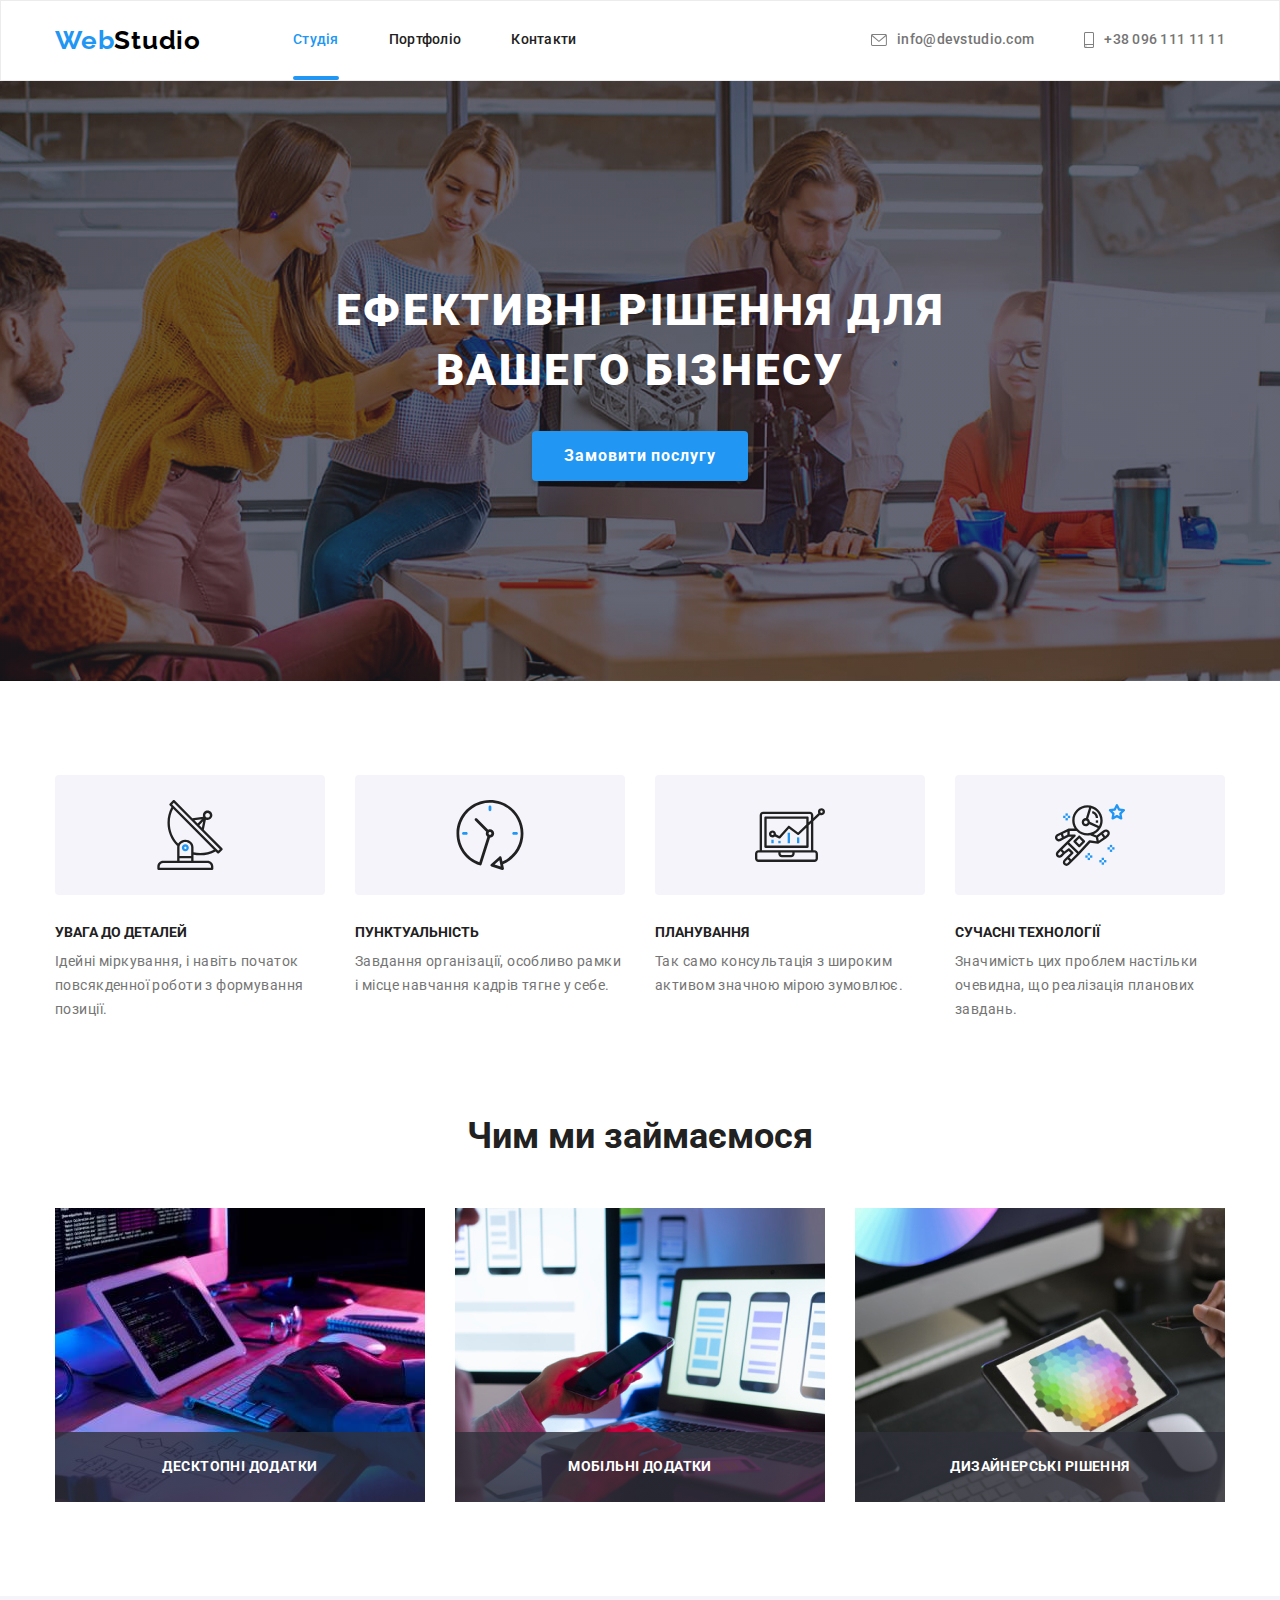
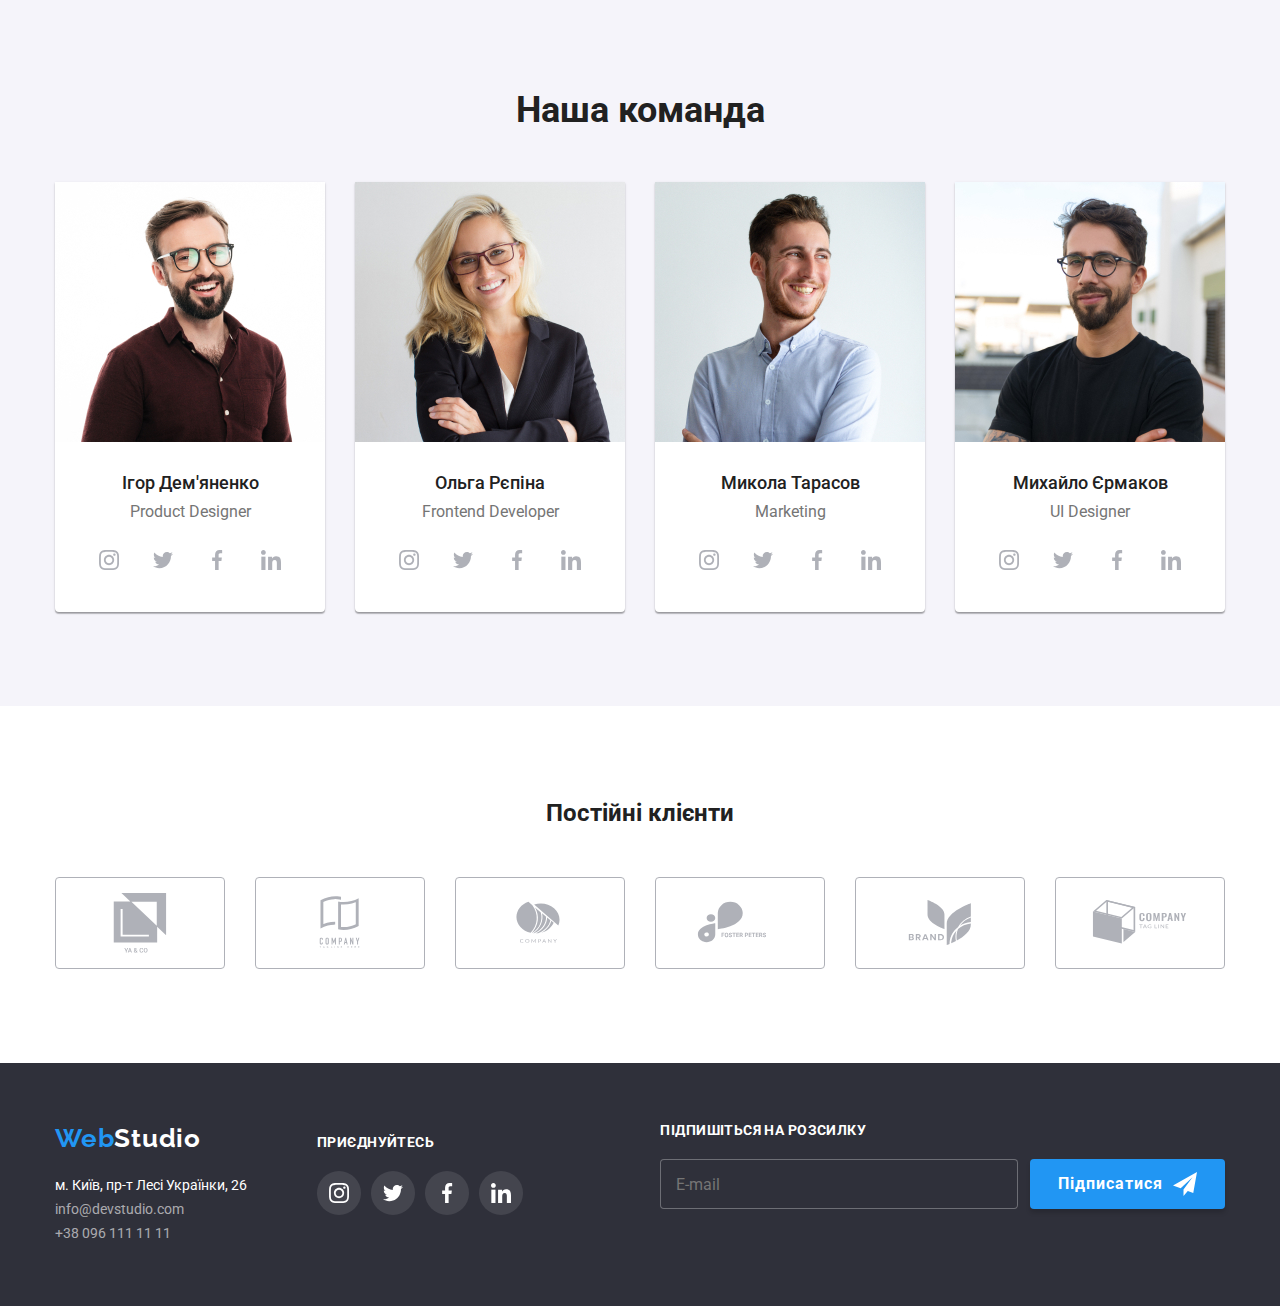
<file: index.html>
<!DOCTYPE html>
<html lang="uk">
  <head>
    <meta charset="UTF-8" />
    <meta http-equiv="X-UA-Compatible" content="IE=edge" />
    <meta name="viewport" content="width=device-width, initial-scale=1.0" />
    <title>WebStudio</title>

    <link rel="stylesheet" href="https://cdn.jsdelivr.net/npm/modern-normalize@1.1.0/modern-normalize.css">
    
    <link rel="preconnect" href="https://fonts.googleapis.com" />
    <link rel="preconnect" href="https://fonts.gstatic.com" crossorigin />
    <link
      href="https://fonts.googleapis.com/css2?family=Raleway:wght@700&family=Roboto:wght@400;500;700;900&display=swap"
      rel="stylesheet"
    />
    
    <link rel="stylesheet" href="./css/main.min.css">
    
  </head>

  <body>
    <!------------------------HEADER ---------------------------->
    <header class="header line">
      <div class="header-container container">
        <a href="index.html" class="logo header-logo" lang="en"><span>Web</span>Studio</a>
        <nav class="header-nav">
          <ul class="header-list list">
            <li class="header-list-item">
              <a href="#" class="current header-link link">Студія</a>
            </li>
            <li class="header-list-item">
              <a href="portfolio.html" class="header-link link">Портфоліо</a>
            </li>
            <li class="header-list-item"><a href="#" class="header-link link">Контакти</a></li>
          </ul>
        </nav>
        <a href="mailto:info@devstudio.com" class="header-link header-mail link" lang="en">
          <svg class="header-icon" width="16" height="12">
            <use href="./images/icons.svg#icon-envelope"></use>
          </svg>
          info@devstudio.com</a>
        <a href="tel:+380961111111" class="header-link header-tel link">
          <svg class="header-icon" width="10" height="16">
            <use href="./images/icons.svg#icon-smartphone"></use>
          </svg>
          +38 096 111 11 11</a>
      </div>
      
    </header>

    <main>
      <!-- --------------------HERO ----------------------- -->
      <section class="hero" >
        <div class="container hero-container">
          <h1 class="hero-title">
          Ефективні рішення для вашего бізнесу
        </h1>
        <button type="button" class="hero-btn" data-modal-open>Замовити послугу</button>
      </section>

      <!-- ----------------ABOUT----------------- -->
      <section class="about section">
        <div class="container">
          <h2 class="visually-hidden">About</h2>

          <ul class="about__list list">

            <li class="about__list-item">
              <div class="about__list-thumb">
                <svg class="about__list-icon" width="70" height="70">
                  <use href="./images/icons.svg#icon-antenna-1"></use>
                </svg> 
              </div>
              <div>
                <h3 class="about__list-title">УВАГА ДО ДЕТАЛЕЙ</h3>
                <p class="about__list-discrip">
                Ідейні міркування, і навіть початок повсякденної роботи з формування позиції.
                </p>
              </div>
            </li>

            <li class="about__list-item">
              <div class="about__list-thumb" >
                <svg class="about__list-icon" width="70" height="70">
                  <use href="./images/icons.svg#icon-clock-1"></use>
                </svg>
              </div>
              <div>
                <h3 class="about__list-title">ПУНКТУАЛЬНІСТЬ</h3>
                <p class="about__list-discrip">
                Завдання організації, особливо рамки і місце навчання кадрів тягне у себе.
                </p>
              </div>
            </li>

            <li class="about__list-item">
              <div class="about__list-thumb" >
                <svg class="about__list-icon" width="70" height="70">
                  <use href="./images/icons.svg#icon-diagram-1"></use>
                </svg>
              </div>
              <div>
                <h3 class="about__list-title">ПЛАНУВАННЯ</h3>
                <p class="about__list-discrip">
                Так само консультація з широким активом значною мірою зумовлює.
                </p>
              </div>     
            </li>

            <li class="about__list-item">
              <div class="about__list-thumb" >
                <svg class="about__list-icon" width="70" height="70">
                  <use href="./images/icons.svg#icon-astronaut-1"></use>
                </svg>
              </div>
              <div>
                <h3 class="about__list-title">СУЧАСНІ ТЕХНОЛОГІЇ</h3>
                <p class="about__list-discrip">
                Значимість цих проблем настільки очевидна, що реалізація планових завдань.
                </p>
              </div>
              
            </li>
             
          </ul>
        </div>
      </section>

      <!-- ----------------WE_DO------------------- -->
      <section class="we-do section">
        <div class="we-do-container container">
            <h2 class="we-do-title">Чим ми займаємося</h2>
            <ul class="we-do-list list">
              <li class="we-do-list-item">
                <img
                  src="images/img1.jpg"
                  alt="Людина програмує на комп'ютері"
                  width="370"
                  height="294"
                  class="we-do-list-img"
                />
                <div class="we-do-text-container">
                  <p class="we-do-text">Десктопні додатки</p> 
                </div>
              </li>
              <li class="we-do-list-item">
                <img
                  src="images/img2.jpg"
                  alt="Людина робить мобільний додаток"
                  width="370"
                  height="294"
                  class="we-do-list-img"
                />
                <div class="we-do-text-container">
                  <p class="we-do-text">Мобільні додатки</p> 
                </div>
              </li>
              <li class="we-do-list-item">
                <img
                  src="images/img3.jpg"
                  alt="Людина дивиться на планшеті кольорову гаму"
                  width="370"
                  height="294"
                  class="we-do-list-img"
                />
                <div class="we-do-text-container">
                  <p class="we-do-text">Дизайнерські рішення</p> 
                </div>
              </li>
            </ul>
        </div>
        
      </section>

      <!-- -----------------TEAM-------------------- -->
      <section class="team section">
        <div class="team-container container">
          <h2 class="team-title">Наша команда</h2>
          <ul class="team-list list">
            <li class="team-list-item">
              <img
                src="images/img4.jpg"
                alt="Ігор Дем'яненко"
                width="270"
                class="team-list-img"
              /> 
              <div class="team-text">
                <h3 class="team-text-expert">Ігор Дем'яненко</h3>
                <p class="team-text-discrip" lang="en">Product Designer</p>
                <ul class="social-list list">
                  <li class="social-list__item">
                    <a href="" class="social-list__link link">
                      <svg class="social-list__icon" width="20" height="20">
                        <use href="./images/icons.svg#icon-instagram-2"></use>
                      </svg>
                    </a>
                  </li>
                  <li class="social-list__item">
                    <a href="" class="social-list__link link">
                      <svg class="social-list__icon" width="20" height="20">
                        <use href="./images/icons.svg#icon-twitter-1"></use>
                      </svg>
                    </a>
                  </li>
                  <li class="social-list__item">
                    <a href="" class="social-list__link link">
                      <svg class="social-list__icon" width="20" height="20">
                        <use href="./images/icons.svg#icon-facebook-1"></use>
                      </svg>
                    </a>
                  </li>
                  <li class="social-list__item">
                    <a href="" class="social-list__link link">
                      <svg class="social-list__icon" width="20" height="20">
                        <use href="./images/icons.svg#icon-linkedin-1"></use>
                      </svg>
                    </a>
                  </li>
                </ul>
              </div>
            </li>
            <li class="team-list-item">
              <img
                src="images/img5.jpg"
                alt="Ольга Рєпіна"
                width="270"
                class="team-list-img"
              />
              <div class="team-text">
                <h3 class="team-text-expert">Ольга Рєпіна</h3>
                <p class="team-text-discrip" lang="en">Frontend Developer</p>
                <ul class="social-list list">
                  <li class="social-list__item">
                    <a href="" class="social-list__link link">
                      <svg class="social-list__icon" width="20" height="20">
                        <use href="./images/icons.svg#icon-instagram-2"></use>
                      </svg>
                    </a>
                  </li>
                  <li class="social-list__item">
                    <a href="" class="social-list__link link">
                      <svg class="social-list__icon" width="20" height="20">
                        <use href="./images/icons.svg#icon-twitter-1"></use>
                      </svg>
                    </a>
                  </li>
                  <li class="social-list__item">
                    <a href="" class="social-list__link link">
                      <svg class="social-list__icon" width="20" height="20">
                        <use href="./images/icons.svg#icon-facebook-1"></use>
                      </svg>
                    </a>
                  </li>
                  <li class="social-list__item">
                    <a href="" class="social-list__link link">
                      <svg class="social-list__icon" width="20" height="20">
                        <use href="./images/icons.svg#icon-linkedin-1"></use>
                      </svg>
                    </a>
                  </li>
                </ul>
              </div>
            </li>
            <li class="team-list-item">
              <img
                src="images/img6.jpg"
                alt="Микола Тарасов"
                width="270"
                class="team-list-img"
              /> 
              <div class="team-text">   
                <h3 class="team-text-expert">Микола Тарасов</h3>
                <p class="team-text-discrip" lang="en">Marketing</p>
                <ul class="social-list list">
                  <li class="social-list__item">
                    <a href="" class="social-list__link link">
                      <svg class="social-list__icon" width="20" height="20">
                        <use href="./images/icons.svg#icon-instagram-2"></use>
                      </svg>
                    </a>
                  </li>
                  <li class="social-list__item">
                    <a href="" class="social-list__link link">
                      <svg class="social-list__icon" width="20" height="20">
                        <use href="./images/icons.svg#icon-twitter-1"></use>
                      </svg>
                    </a>
                  </li>
                  <li class="social-list__item">
                    <a href="" class="social-list__link link">
                      <svg class="social-list__icon" width="20" height="20">
                        <use href="./images/icons.svg#icon-facebook-1"></use>
                      </svg>
                    </a>
                  </li>
                  <li class="social-list__item">
                    <a href="" class="social-list__link link">
                      <svg class="social-list__icon" width="20" height="20">
                        <use href="./images/icons.svg#icon-linkedin-1"></use>
                      </svg>
                    </a>
                  </li>
                </ul>
              </div>
            </li>
            <li class="team-list-item">
              <img
                src="images/img7.jpg"
                alt="Михайло Єрмаков"
                width="270"
                class="team-list-img"
              />
              <div class="team-text">
                <h3 class="team-text-expert">Михайло Єрмаков</h3>
                <p class="team-text-discrip" lang="en">UI Designer</p>
                <ul class="social-list list">
                  <li class="social-list__item">
                    <a href="" class="social-list__link link">
                      <svg class="social-list__icon" width="20" height="20">
                        <use href="./images/icons.svg#icon-instagram-2"></use>
                      </svg>
                    </a>
                  </li>
                  <li class="social-list__item">
                    <a href="" class="social-list__link link">
                      <svg class="social-list__icon" width="20" height="20">
                        <use href="./images/icons.svg#icon-twitter-1"></use>
                      </svg>
                    </a>
                  </li>
                  <li class="social-list__item">
                    <a href="" class="social-list__link link">
                      <svg class="social-list__icon" width="20" height="20">
                        <use href="./images/icons.svg#icon-facebook-1"></use>
                      </svg>
                    </a>
                  </li>
                  <li class="social-list__item">
                    <a href="" class="social-list__link link">
                      <svg class="social-list__icon" width="20" height="20">
                        <use href="./images/icons.svg#icon-linkedin-1"></use>
                      </svg>
                    </a>
                  </li>
                </ul>
            </div>
            </li>
          </ul>
        </div> 
      </section>
      
      <!-- ---------------CLIENS-------------------- -->
      <section class="clients section">
        <div class="clients-container container">
          
          <h2 class="cliens-title">Постійні клієнти</h2>
          <ul class="clients-list list">
            <li class="clients-list__item">
              <a href="" class="clients-list__link link"> 
                <svg class="clients-list__icon" width="106" height="60">
                 <use href="./images/icons.svg#icon-logo-1"></use>
                </svg> 
              </a>
            </li>
            <li class="clients-list__item">
              <a href="" class="clients-list__link link"> 
                <svg class="clients-list__icon" width="106" height="60">
                  <use href="./images/icons.svg#icon-logo-2"></use>
                </svg> 
              </a>
            </li>
            <li class="clients-list__item">
              <a href="" class="clients-list__link link"> 
                <svg class="clients-list__icon" width="106" height="60">
                  <use href="./images/icons.svg#icon-logo-3"></use>
                </svg> 
              </a>
            </li>
            <li class="clients-list__item">
              <a href="" class="clients-list__link link"> 
                <svg class="clients-list__icon" width="106" height="60">
                 <use href="./images/icons.svg#icon-logo-4"></use>
                </svg> 
              </a>
            </li>
            <li class="clients-list__item">
              <a href="" class="clients-list__link link"> 
                <svg class="clients-list__icon" width="106" height="60">
                  <use href="./images/icons.svg#icon-logo-5"></use>
                 </svg> 
                </a>
              </li>
            <li class="clients-list__item">
              <a href="" class="clients-list__link link"> 
                <svg class="clients-list__icon" width="106" height="60">
                  <use href="./images/icons.svg#icon-logo-6"></use>
                </svg> 
              </a>
            </li>
          </ul>
        </div>

      </section>
    
    
    </main>

    <!-- ---------------FOOTER ------------------- -->
    <footer class="footer">
      <div class="footer-container container">
        <div class="footer-contacts">
          <a href="index.html" class="logo footer-logo" lang="en"><span>Web</span>Studio</a>
        <address class="address">
          <ul class="footer-list list">
            <li class="footer-list-item">
              <a
                href="https://www.google.com/maps/place/%D0%B1%D1%83%D0%BB%D1%8C%D0%B2%D0%B0%D1%80+%D0%9B%D0%B5%D1%81%D1%96+%D0%A3%D0%BA%D1%80%D0%B0%D1%97%D0%BD%D0%BA%D0%B8,+26,+%D0%9A%D0%B8%D1%97%D0%B2,+02000/@50.4265807,30.5361971,17z/data=!3m1!4b1!4m5!3m4!1s0x40d4cf0e033ecbe9:0x57a4dffefec77da0!8m2!3d50.4265807!4d30.5383858"
                target="_blank"
                rel="noopener noreferrer"
                class="footer-link-address link"
                >м. Київ, пр-т Лесі Українки, 26</a
              >
            </li>
            <li class="footer-list-item">
              <a href="mailto:info@devstudio.com" class="footer-list-link link" lang="en">info@devstudio.com</a>
            </li>
            <li class="footer-list-item">
              <a href="tel:+380961111111" class="footer-list-link link">+38 096 111 11 11</a>
            </li>
          </ul>
        </address>
        </div>
        
      

      <!------- ----footer_social-------- -->
      <div class="footer-social">
        <h3 class="footer-title">Приєднуйтесь</h3>
        <ul class="footer-social-list list">
          <li class="footer-social-item">
            <a href="" class="footer-social-link link">
              <svg class="footer-social-icon" width="20" height="20">
                <use href="./images/icons.svg#icon-instagram-2"></use>
              </svg>
            </a>
          </li>
          <li class="footer-social-item">
            <a href="" class="footer-social-link link">
              <svg class="footer-social-icon" width="20" height="20">
                <use href="./images/icons.svg#icon-twitter-1"></use>
              </svg>
            </a>
          </li>
          <li class="footer-social-item">
            <a href="" class="footer-social-link link">
              <svg class="footer-social-icon" width="20" height="20">
                <use href="./images/icons.svg#icon-facebook-1"></use>
              </svg>
            </a>
          </li>
          <li class="footer-social-item">
            <a href="" class="footer-social-link link">
              <svg class="footer-social-icon" width="20" height="20">
                <use href="./images/icons.svg#icon-linkedin-1"></use>
              </svg>
            </a>
          </li>
        </ul>
      </div>
        
<!----------------------- footer-form----------------------- -->
       <div class="footer-form">
        <h3 class="footer-title">Підпишіться на розсилку</h3>
        <form  class="footer__form">
            <label class="footer-form-field">
              <span class="footer-form-input-wrapper">
                <input
                  name="user_email"
                  type="email"
                  class="footer-form-input"
                  placeholder="E-mail"
                />
              </span>
            </label>
              <button type="submit" class="footer-form-btn">Підписатися
                <svg class="icon-telegram" height="24" width="24">
                  <use href="./images/icons.svg#icon-telegram"></use>
                </svg>
              </button>
          </form>
        </div>

      </div>
    </footer>
   
  <!-- ==============================  MODAL =================================== -->

    <div class="backdrop is-hidden" data-modal>
      <div class="modal">
        <button type="button" class="modal__close-btn" data-modal-close>
          <svg class="modal__icon-close">
            <use href="./images/icons.svg#icon-close" ></use>
          </svg>
        </button>

        <!------------------ MODAL_FORM ---------------------------->
        <p class="modal-caption">Залиште свої дані, ми вам передзвонимо</p>
        <form class="modal-form">

          <label class="modal-form-field">
            <span class="modal-form-field-desc">Імʼя</span>
            <span class="modal-form-input-wrapper">
              <input
                name="user_name"
                type="text"
                class="modal-form-input"
                
                pattern="[a-zA-Zа-яА-ЯіІїЇ]+"
              />
              <svg class="modal-form-icon" width="18" height="18">
                <use href="./images/icons.svg#icon-user"></use>
              </svg>
            </span>
          </label>

          <label class="modal-form-field">
            <span class="modal-form-field-desc">Телефон</span>
            <span class="modal-form-input-wrapper">
              <input
                name="user_phone_number"
                type="tel"
                class="modal-form-input"
                pattern="[0-9]{3}-[0-9]{3}-[0-9]{2}-[0-9]{2}"
                
              />
              <svg class="modal-form-icon" width="18" height="18">
                <use href="./images/icons.svg#icon-user-phone"></use>
              </svg>
            </span>
          </label>

          <label class="modal-form-field">
            <span class="modal-form-field-desc">Пошта</span>
            <span class="modal-form-input-wrapper">
              <input
                name="user_email"
                type="email"
                class="modal-form-input"
               
              />
              <svg class="modal-form-icon" width="18" height="18">
                <use href="./images/icons.svg#icon-user-email"></use>
              </svg>
            </span>
          </label>
          
          <label class="modal-form-field">
            <span class="modal-form-field-desc">Коментар</span>
            <textarea
              name="user_message"
              class="modal-form-message"
              placeholder="Введіть текст"
            ></textarea>
          </label>

          <label class="modal-form-check-wrapper">
            <input name="user_policy" type="checkbox" class="modal-form-check visually-hidden" />
            <svg class="modal-form-own-check" width="15" height="15">
              <use
                class="modal-form-own-check-icon"
                href="./images/icons.svg#icon-check"
              ></use>
            </svg>
            Погоджуюся з розсилкою та приймаю&nbsp;<a href="" class="policy-link">Умовами договору</a>
          </label>
          <button type="submit" class="modal-form-btn">Відправити</button>
        </form>
        
      </div>
    </div>
  <script src="./js/modal.js"></script>
  </body>
</html>
</file>
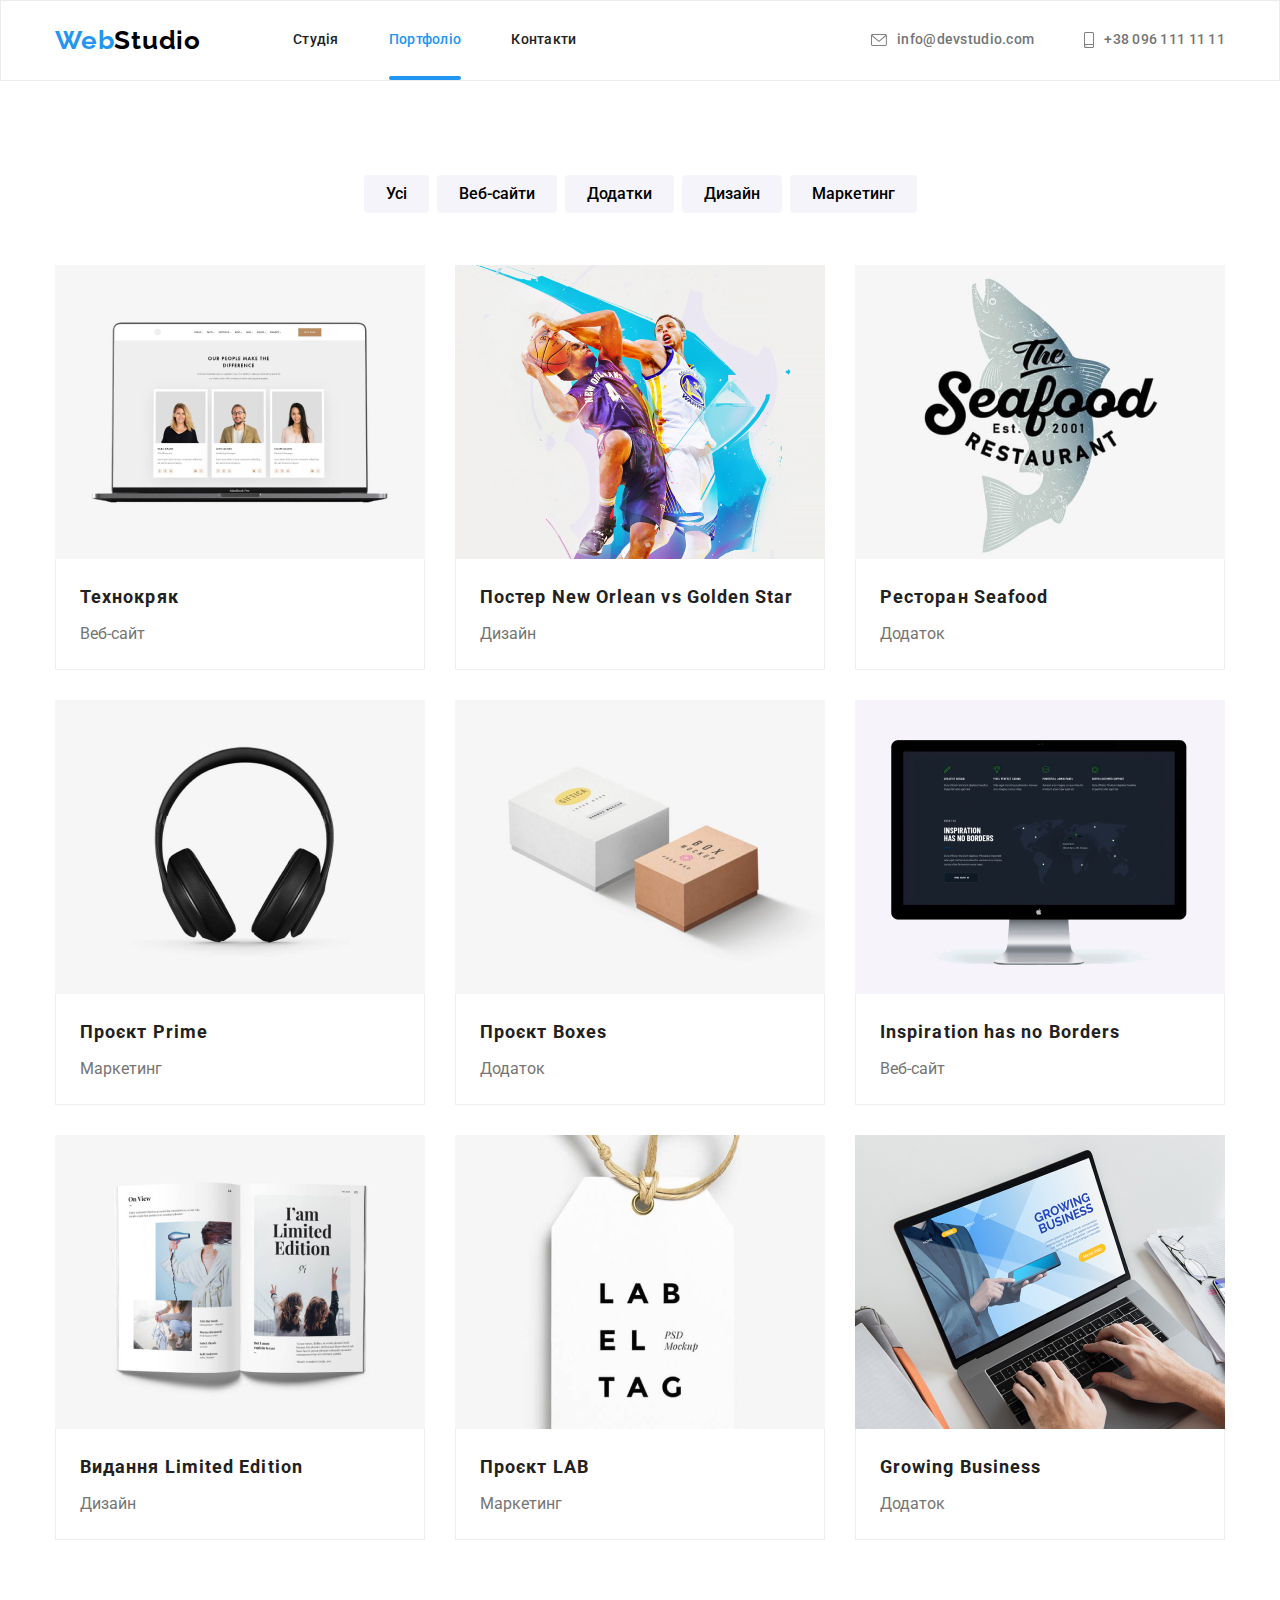
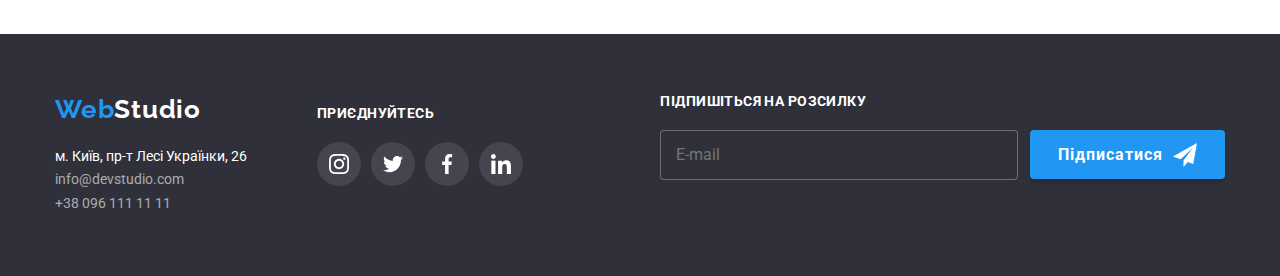
<file: portfolio.html>
<!DOCTYPE html>
<html lang="uk">
  <head>
    <meta charset="UTF-8" />
    <meta http-equiv="X-UA-Compatible" content="IE=edge" />
    <meta name="viewport" content="width=device-width, initial-scale=1.0" />
    <title>Портфоліо</title>

    <link
      rel="stylesheet"
      href="https://cdn.jsdelivr.net/npm/modern-normalize@1.1.0/modern-normalize.css"
    />

    <link rel="preconnect" href="https://fonts.googleapis.com" />
    <link rel="preconnect" href="https://fonts.gstatic.com" crossorigin />
    <link
      href="https://fonts.googleapis.com/css2?family=Raleway:wght@700&family=Roboto:wght@400;500;700;900&display=swap"
      rel="stylesheet"
    />

    <link rel="stylesheet" href="./css/main.min.css" />
  </head>

  <body>
    <!------------------------HEADER ---------------------------->
    <header class="header">
      <div class="header-container container">
        <a href="index.html" class="logo header-logo" lang="en"><span>Web</span>Studio</a>
        <nav class="header-nav">
          <ul class="header-list list">
            <li class="header-list-item">
              <a href="index.html" class="header-link link">Студія</a>
            </li>
            <li class="header-list-item">
              <a href="#" class="header-link link current">Портфоліо</a>
            </li>
            <li class="header-list-item"><a href="#" class="header-link link">Контакти</a></li>
          </ul>
        </nav>
        <a href="mailto:info@devstudio.com" class="header-link header-mail link" lang="en">
          <svg class="header-icon" width="16" height="12">
            <use href="./images/icons.svg#icon-envelope"></use>
          </svg>
          info@devstudio.com</a
        >
        <a href="tel:+380961111111" class="header-link header-tel link">
          <svg class="header-icon" width="10" height="16">
            <use href="./images/icons.svg#icon-smartphone"></use>
          </svg>
          +38 096 111 11 11</a
        >
      </div>
    </header>

    <main>
      <!-- -----------------BTNS------------------ -->
      <section class="btns section">
        <div class="container">
          <h1 class="visually-hidden">Buttons</h1>
          <ul class="btns-list list">
            <li class="btns-list-item">
              <button type="button" class="btns-button">Усі</button>
            </li>
            <li class="btns-list-item">
              <button type="button" class="btns-button">Веб-сайти</button>
            </li>
            <li class="btns-list-item">
              <button type="button" class="btns-button">Додатки</button>
            </li>
            <li class="btns-list-item">
              <button type="button" class="btns-button">Дизайн</button>
            </li>
            <li class="btns-list-item">
              <button type="button" class="btns-button">Маркетинг</button>
            </li>
          </ul>
        </div>
      </section>

      <!-- ------------------PORTFOLIO ---------------- -->
      <section class="portfolio section">
        <div class="container">
          <h1 class="visually-hidden">Portfolio</h1>
          <ul class="portfolio-list list">
            <li class="portfolio-list-item">
              <a href="#" class="portfolio-link">
                <div class="portfolio-thumb">
                  <img
                    src="images/portfolio/img1.jpg"
                    alt="Ноутбук із зображенням сайту"
                    width="370"
                    height="294"
                    class="portfolio-list-img"
                  />
                  <div class="portfolio-overlay">
                    <p class="portfolio-overlay-text">
                      Ресурс пропонує комплексні пропозиції з різним рівнем функціоналу та сервісів.
                      Все це дозволить відвідувачу отримати вичерпні відомості про компанію чи
                      приватну особу.
                    </p>
                  </div>
                </div>

                <div class="portfolio-border-items">
                  <h2 class="portfolio-list-title">Технокряк</h2>
                  <p class="portfolio-list-discrip">Веб-сайт</p>
                </div>
              </a>
            </li>

            <li class="portfolio-list-item">
              <a href="#" class="portfolio-link">
                <div class="portfolio-thumb">
                  <img
                    src="images/portfolio/img2.jpg"
                    alt="Постер з баскетболістами"
                    width="370"
                    height="294"
                    class="portfolio-list-img"
                  />
                  <div class="portfolio-overlay">
                    <p class="portfolio-overlay-text">
                      Lorem ipsum dolor, sit amet consectetur adipisicing elit. Excepturi quibusdam
                      culpa libero obcaecati quis. Voluptatem nisi sapiente suscipit repellat animi.
                    </p>
                  </div>
                </div>
                <div class="portfolio-border-items">
                  <h2 class="portfolio-list-title">Постер New Orlean vs Golden Star</h2>
                  <p class="portfolio-list-discrip">Дизайн</p>
                </div>
              </a>
            </li>

            <li class="portfolio-list-item">
              <a href="#" class="portfolio-link">
                <div class="portfolio-thumb">
                  <img
                    src="images/portfolio/img3.jpg"
                    alt="Логотип ресторану Seafood"
                    width="370"
                    height="294"
                    class="portfolio-list-img"
                  />
                  <div class="portfolio-overlay">
                    <p class="portfolio-overlay-text">
                      Lorem ipsum dolor sit amet, consectetur adipisicing elit. Repellendus, beatae!
                      In nam obcaecati deserunt ipsa tenetur vitae, aperiam rerum amet?
                    </p>
                  </div>
                </div>
                <div class="portfolio-border-items">
                  <h2 class="portfolio-list-title">Ресторан Seafood</h2>
                  <p class="portfolio-list-discrip">Додаток</p>
                </div>
              </a>
            </li>

            <li class="portfolio-list-item">
              <a href="#" class="portfolio-link">
                <div class="portfolio-thumb">
                  <img
                    src="images/portfolio/img4.jpg"
                    alt="Навушники"
                    width="370"
                    height="294"
                    class="portfolio-list-img"
                  />
                  <div class="portfolio-overlay">
                    <p class="portfolio-overlay-text">
                      Lorem ipsum dolor sit amet, consectetur adipisicing elit. Error, porro minima
                      soluta nobis totam repudiandae ab laudantium molestiae deserunt consectetur.
                    </p>
                  </div>
                </div>
                <div class="portfolio-border-items">
                  <h2 class="portfolio-list-title">Проєкт Prime</h2>
                  <p class="portfolio-list-discrip">Маркетинг</p>
                </div>
              </a>
            </li>

            <li class="portfolio-list-item">
              <a href="#" class="portfolio-link">
                <div class="portfolio-thumb">
                  <img
                    src="images/portfolio/img5.jpg"
                    alt="Дві коробки: біла і коричнева"
                    width="370"
                    height="294"
                    class="portfolio-list-img"
                  />
                  <div class="portfolio-overlay">
                    <p class="portfolio-overlay-text">
                      Lorem ipsum dolor, sit amet consectetur adipisicing elit. Mollitia praesentium
                      molestiae vitae suscipit deserunt illo facere eligendi repellat. Explicabo,
                      est?
                    </p>
                  </div>
                </div>
                <div class="portfolio-border-items">
                  <h2 class="portfolio-list-title" lang="en">Проєкт Boxes</h2>
                  <p class="portfolio-list-discrip">Додаток</p>
                </div>
              </a>
            </li>

            <li class="portfolio-list-item">
              <a href="#" class="portfolio-link">
                <div class="portfolio-thumb">
                  <img
                    src="images/portfolio/img6.jpg"
                    alt="Монітор із зображенням сайту"
                    width="370"
                    height="294"
                    class="portfolio-list-img"
                  />
                  <div class="portfolio-overlay">
                    <p class="portfolio-overlay-text">
                      Lorem ipsum dolor sit, amet consectetur adipisicing elit. Earum enim deserunt
                      architecto fugiat, unde nulla sequi in voluptate perspiciatis omnis.
                    </p>
                  </div>
                </div>
                <div class="portfolio-border-items">
                  <h2 class="portfolio-list-title" lang="en">Inspiration has no Borders</h2>
                  <p class="portfolio-list-discrip">Веб-сайт</p>
                </div>
              </a>
            </li>

            <li class="portfolio-list-item">
              <a href="#" class="portfolio-link">
                <div class="portfolio-thumb">
                  <img
                    src="images/portfolio/img7.jpg"
                    alt="Розворіт журналу"
                    width="370"
                    height="294"
                    class="portfolio-list-img"
                  />
                  <div class="portfolio-overlay">
                    <p class="portfolio-overlay-text">
                      Lorem ipsum dolor sit amet consectetur, adipisicing elit. A repellendus
                      exercitationem minima quia animi incidunt distinctio consequatur iusto nam
                      perferendis?
                    </p>
                  </div>
                </div>
                <div class="portfolio-border-items">
                  <h2 class="portfolio-list-title">Видання Limited Edition</h2>
                  <p class="portfolio-list-discrip">Дизайн</p>
                </div>
              </a>
            </li>

            <li class="portfolio-list-item">
              <a href="#" class="portfolio-link">
                <div class="portfolio-thumb">
                  <img
                    src="images/portfolio/img8.jpg"
                    alt="Макап логотипу на етикетці"
                    width="370"
                    height="294"
                    class="portfolio-list-img"
                  />
                  <div class="portfolio-overlay">
                    <p class="portfolio-overlay-text">
                      Lorem ipsum dolor sit amet consectetur adipisicing elit. Provident fugiat
                      explicabo velit, nulla soluta animi! Obcaecati, nihil. Laboriosam, provident
                      quae?
                    </p>
                  </div>
                </div>
                <div class="portfolio-border-items">
                  <h2 class="portfolio-list-title" lang="en">Проєкт LAB</h2>
                  <p class="portfolio-list-discrip">Маркетинг</p>
                </div>
              </a>
            </li>

            <li class="portfolio-list-item">
              <a href="#" class="portfolio-link">
                <div class="portfolio-thumb">
                  <img
                    src="images/portfolio/img9.jpg"
                    alt="Зображення додатку в ноутбуці"
                    width="370"
                    height="294"
                    class="portfolio-list-img"
                  />
                  <div class="portfolio-overlay">
                    <p class="portfolio-overlay-text">
                      Lorem ipsum dolor sit amet consectetur adipisicing elit. Ipsa delectus nisi
                      dolores neque modi voluptatibus ipsum repudiandae vitae sequi minima?
                    </p>
                  </div>
                </div>
                <div class="portfolio-border-items">
                  <h2 class="portfolio-list-title" lang="en">Growing Business</h2>
                  <p class="portfolio-list-discrip">Додаток</p>
                </div>
              </a>
            </li>
          </ul>
        </div>
      </section>
    </main>

    <!-- ---------------FOOTER ------------------- -->
    <footer class="footer">
      <div class="footer-container container">
        <div class="footer-contacts">
          <a href="index.html" class="logo footer-logo" lang="en"><span>Web</span>Studio</a>
          <address class="address">
            <ul class="footer-list list">
              <li class="footer-list-item">
                <a
                  href="https://www.google.com/maps/place/%D0%B1%D1%83%D0%BB%D1%8C%D0%B2%D0%B0%D1%80+%D0%9B%D0%B5%D1%81%D1%96+%D0%A3%D0%BA%D1%80%D0%B0%D1%97%D0%BD%D0%BA%D0%B8,+26,+%D0%9A%D0%B8%D1%97%D0%B2,+02000/@50.4265807,30.5361971,17z/data=!3m1!4b1!4m5!3m4!1s0x40d4cf0e033ecbe9:0x57a4dffefec77da0!8m2!3d50.4265807!4d30.5383858"
                  target="_blank"
                  rel="noopener noreferrer"
                  class="footer-link-address link"
                  >м. Київ, пр-т Лесі Українки, 26</a
                >
              </li>
              <li class="footer-list-item">
                <a href="mailto:info@devstudio.com" class="footer-list-link link" lang="en"
                  >info@devstudio.com</a
                >
              </li>
              <li class="footer-list-item">
                <a href="tel:+380961111111" class="footer-list-link link">+38 096 111 11 11</a>
              </li>
            </ul>
          </address>
        </div>

        <!------- ----footer_social-------- -->
        <div class="footer-social">
          <h3 class="footer-title">Приєднуйтесь</h3>
          <ul class="footer-social-list list">
            <li class="footer-social-item">
              <a href="" class="footer-social-link link">
                <svg class="footer-social-icon" width="20" height="20">
                  <use href="./images/icons.svg#icon-instagram-2"></use>
                </svg>
              </a>
            </li>
            <li class="footer-social-item">
              <a href="" class="footer-social-link link">
                <svg class="footer-social-icon" width="20" height="20">
                  <use href="./images/icons.svg#icon-twitter-1"></use>
                </svg>
              </a>
            </li>
            <li class="footer-social-item">
              <a href="" class="footer-social-link link">
                <svg class="footer-social-icon" width="20" height="20">
                  <use href="./images/icons.svg#icon-facebook-1"></use>
                </svg>
              </a>
            </li>
            <li class="footer-social-item">
              <a href="" class="footer-social-link link">
                <svg class="footer-social-icon" width="20" height="20">
                  <use href="./images/icons.svg#icon-linkedin-1"></use>
                </svg>
              </a>
            </li>
          </ul>
        </div>

        <!----------------------- footer-form----------------------- -->
        <div class="footer-form">
          <h3 class="footer-title">Підпишіться на розсилку</h3>
          <form class="footer__form">
            <label class="footer-form-field">
              <span class="footer-form-input-wrapper">
                <input
                  name="user_email"
                  type="email"
                  class="footer-form-input"
                  placeholder="E-mail"
                />
              </span>
            </label>
            <button type="submit" class="footer-form-btn">
              Підписатися
              <svg class="icon-telegram" height="24" width="24">
                <use href="./images/icons.svg#icon-telegram"></use>
              </svg>
            </button>
          </form>
        </div>
      </div>
    </footer>
  </body>
</html>
</file>
<file: css/main.min.css>
:root{--brand-color: #2196f3;--dark: rgba(33, 33, 33, 1);--gray: rgba(117, 117, 117, 1);--gray-svg: rgba(175, 177, 184, 1);--transition-dur-and-func: 250ms cubic-bezier(0.4, 0, 0.2, 1)}.visually-hidden{position:absolute;width:1px;height:1px;margin:-1px;border:0;padding:0;white-space:nowrap;clip-path:inset(100%);clip:rect(0 0 0 0);overflow:hidden}h1,h2,h3,h4,h5,h6,p{margin-top:0;margin-bottom:0}ul,ol{margin-top:0;margin-bottom:0;padding-left:0}img{display:block}.list{list-style:none;font-style:normal}.link{text-decoration:none;transition:color var(--transition-dur-and-func),background-color var(--transition-dur-and-func),border-color var(--transition-dur-and-func)}.link:hover,.link:focus{color:var(--brand-color)}button{cursor:pointer;transition:color var(--transition-dur-and-func),background-color var(--transition-dur-and-func)}body{font-family:"Roboto",sans-serif;color:var(--dark);font-size:16px}.container{max-width:1200px;margin-left:auto;margin-right:auto;padding-left:15px;padding-right:15px}.section{padding:94px 0}.logo{font-family:"Raleway",sans-serif;font-weight:700;font-size:26px;line-height:1.19;letter-spacing:.03em;text-decoration:none;color:#000}.header{padding-bottom:24px;padding-top:24px;border:1px solid #ececec;position:relative}.header-container{display:flex;column-gap:50px;align-items:center}.header-list{display:flex;column-gap:50px}.header-logo{margin-right:42px}.header-mail{margin-left:auto}.header-mail,.header-tel{display:flex;align-items:center;column-gap:10px}.header-link{color:var(--dark);font-size:14px;font-weight:500;line-height:1.14;letter-spacing:.02em;transition:color var(--transition-dur-and-func),background-color var(--transition-dur-and-func),border-color var(--transition-dur-and-func)}.header-mail,.header-tel{color:var(--gray)}.header-nav{font-size:14px;font-weight:500;letter-spacing:.02em;line-height:1.71}.header-icon{fill:gray;transition:fill var(--transition-dur-and-func)}.header-mail:hover .header-icon,.header-tel:hover .header-icon,.header-mail:focus .header-icon,.header-tel:focus .header-icon{fill:var(--brand-color)}.header-list-item{display:flex;justify-content:center;overflow:visible;position:relative}.header-logo span{color:var(--brand-color)}.current{color:var(--brand-color)}.current::after{content:"";position:absolute;display:flex;background-color:var(--brand-color);border-radius:2px;height:4px;width:100%;margin-top:28px}.social-list{display:flex;column-gap:10px}.social-list__link{height:44px;width:44px;display:flex;justify-content:center;align-items:center;border-radius:50%}.social-list__icon{fill:var(--gray-svg);transition:fill var(--transition-dur-and-func),background-color var(--transition-dur-and-func)}.social-list__link:hover .social-list__icon,.social-list__link:focus .social-list__icon{fill:#fff}.link.social-list__link:hover,.link.social-list__link:focus{background-color:var(--brand-color)}.footer{padding-top:60px;padding-bottom:60px;background-color:#2f303a}.footer-container{display:flex}.footer-contacts{display:flex;flex-direction:column;align-items:flex-start;row-gap:20px}.footer-list-link{color:rgba(255,255,255,.6)}.footer-social{color:#fff;margin-top:12px;margin-left:70px}.footer-title{font-size:14px;font-weight:700;line-height:1.14;letter-spacing:.03em;margin-bottom:20px;text-transform:uppercase;color:#fff}.footer-social-list{display:flex;display:flex;flex-wrap:wrap;gap:10px}.footer-social-icon{fill:#fff}.footer-social-link{height:44px;width:44px;display:flex;justify-content:center;align-items:center;border-radius:50%;background-color:rgba(255,255,255,.1)}.footer-social-link:hover,.footer-social-link:focus{background-color:var(--brand-color)}.footer-logo span{color:var(--brand-color)}.footer-form{margin-left:auto}.footer__form{display:flex;column-gap:12px;justify-content:center;align-items:center}.footer-form-input{height:50px;width:358px;border-radius:4px;border:1px solid rgba(255,255,255,.3);background-color:#2f303a;color:#fff;padding-left:15px}.footer-form-input:hover{cursor:pointer}.footer-form-btn{background:#2196f3;box-shadow:0px 4px 4px rgba(0,0,0,.15);border-radius:4px;color:#fff;padding:10px 28px;border:none;display:flex;justify-content:center;align-items:center;column-gap:10px;font-size:16px;font-weight:700;line-height:1.87;letter-spacing:.06em;text-align:center}.footer-link-address,.footer-logo{color:#fff}.address{font-size:14px;line-height:1.71;display:flex;flex-direction:column;row-gap:9px}.icon-telegram{fill:#fff}.backdrop{position:fixed;top:0;left:0;z-index:1000;width:100%;height:100%;background-color:rgba(0,0,0,.2);transition:var(--transition-dur-and-func)}.backdrop.is-hidden{opacity:0;visibility:hidden;pointer-events:none}.modal{position:absolute;top:50%;left:50%;transform:translate(-50%, -50%);transition:transform var(--transition-dur-and-func);width:528px;height:582px;padding:40px;background-color:#fff;box-shadow:0px 1px 3px rgba(0,0,0,.12),0px 1px 1px rgba(0,0,0,.14),0px 2px 1px rgba(0,0,0,.2);border-radius:4px}.modal__close-btn{position:absolute;top:12px;right:12px;padding:0;display:flex;justify-content:center;align-items:center;width:30px;height:30px;border-radius:50%;background-color:rgba(0,0,0,0);border:1px solid rgba(0,0,0,.1)}.modal__icon-close{fill:#000;width:18px;height:18px;transition:fill var(--brand-color)}.modal__icon-close:hover .modal__icon-close{fill:var(--brand-color)}.modal-caption{font-weight:700;font-size:20px;line-height:1.15;text-align:center;letter-spacing:.03em;margin-bottom:12px;color:var(--dark)}.modal-form{display:flex;flex-direction:column;row-gap:10px}.modal-form-field-desc{display:block;font-size:12px;color:var(--gray);margin-bottom:4px}.modal-form-input-wrapper{position:relative;display:block}.modal-form-input{width:100%;height:40px;border:1px solid rgba(33,33,33,.2);border-radius:6px;padding-left:42px;transition:border-color var(--transition-dur-and-func)}.modal-form-input:focus{outline:none;border-color:var(--brand-color)}.modal-form-message{width:100%;height:120px;resize:none;padding:12px 16px;margin-bottom:10px;border:1px solid rgba(33,33,33,.2);border-radius:6px;transition:border-color var(--transition-dur-and-func)}.modal-form-message::placeholder{font-size:12px;line-height:1.16;letter-spacing:.01em;color:rgba(117,117,117,.5)}.modal-form-message:focus{outline:none;border-color:var(--brand-color)}.modal-form-icon{position:absolute;top:50%;left:12px;transform:translateY(-50%);display:block;width:18px;height:18px;background-color:rgba(0,0,0,0);transition:background-color var(--transition-dur-and-func)}.modal-form-input:focus+.modal-form-icon{fill:var(--brand-color)}.modal-form-message{width:100%;height:120px;resize:none;padding:12px 16px;margin-bottom:10px;border:1px solid rgba(33,33,33,.2);border-radius:6px;transition:border-color var(--transition-dur-and-func)}.modal-form-message::placeholder{font-size:12px;line-height:1.16;letter-spacing:.01em;color:rgba(117,117,117,.5)}.modal-form-message:focus{outline:none;border-color:var(--brand-color)}.modal-form-check-wrapper{display:flex;align-items:center;font-size:14px;line-height:1.7;letter-spacing:.03em;color:var(--gray);margin:0 10px;margin-bottom:20px}.modal-form-input,.modal-form-message{cursor:pointer}.modal-form-own-check{border:2px solid var(--dark);border-radius:2px;cursor:pointer;margin-right:8px}.modal-form-check:checked+.modal-form-own-check{background-color:var(--brand-color);border-color:var(--brand-color)}.modal-form-own-check-icon{display:none;fill:#fff}.modal-form-check:checked+.modal-form-own-check .modal-form-own-check-icon{display:block}.modal-form-btn{margin:0 auto;padding:10px 52px;font-weight:700;font-size:16px;line-height:1.87;display:flex;align-items:center;text-align:center;letter-spacing:.06em;color:#fff;background:#2196f3;border-radius:4px;border:none;background-color:var(--brand-color);transition:box-shadow var(--transition-dur-and-func)}.modal-form-btn:hover,.modal-form-btn:focus{box-shadow:0px 4px 4px rgba(0,0,0,.15)}.policy-link{color:var(--brand-color)}.hero-container{display:flex;flex-direction:column;align-items:center;row-gap:30px}.hero{padding-top:200px;padding-bottom:200px;background-color:#2f303a;background-image:linear-gradient(rgba(47, 48, 58, 0.4), rgba(47, 48, 58, 0.4)),url("../images/hero-background.jpg");background-repeat:no-repeat;background-size:auto;background-position:center}.hero-title{font-size:44px;font-weight:900;line-height:1.36;letter-spacing:.06em;text-align:center;text-transform:uppercase;width:696px;color:#fff}.hero-btn{font-weight:700;line-height:1.87;letter-spacing:.06em;text-align:center;color:#fff;background-color:var(--brand-color);border:none;border-radius:4px;box-shadow:0px 4px 4px 0px rgba(0,0,0,.15);padding:10px 32px}.hero-btn:active{box-shadow:0px 4px 4px 0px rgba(0,0,0,.15);background-color:#188ce8}.about{padding-bottom:47px}.about__list{display:flex;flex-wrap:wrap;gap:30px}.about__list-item{display:flex;flex-direction:column;gap:30px;max-width:270px}.about__list-thumb{background-color:#f5f4fa;border-radius:4px;height:120px;display:flex;justify-content:center;align-items:center}.about__list-title{font-size:14px;font-weight:700;line-height:1.14;margin-bottom:10px;color:var(--dark)}.about__list-discrip{font-size:14px;line-height:1.71;letter-spacing:.03em;color:var(--gray)}.we-do{padding-top:47px}.we-do-container{display:flex;flex-direction:column;row-gap:50px;align-items:center}.we-do-title{font-size:36px;font-weight:700;line-height:1.16}.we-do-list{display:flex;gap:30px;flex-wrap:wrap}.we-do-list-item{flex-basis:calc(100% - 60px)/3;position:relative}.we-do-text-container{position:absolute;bottom:0;left:0;width:100%;height:70px;background:#2f303a;background:linear-gradient(288deg, rgba(47, 48, 58, 0.8018557765) 50%, rgba(47, 48, 58, 0.8) 100%);display:flex;justify-content:center;align-items:center}.we-do-text{font-weight:700;font-size:14px;line-height:1.14;text-align:center;letter-spacing:.03em;text-transform:uppercase;color:#fff}.team{background-color:#f5f4fa}.team-container{display:flex;flex-direction:column;row-gap:50px;align-items:center}.team-title{font-size:36px;font-weight:700;line-height:1.16}.team-list{display:flex;gap:30px;flex-wrap:wrap}.team-list-item{background-color:#fff;box-shadow:0px 1px 3px rgba(0,0,0,.12),0px 1px 1px rgba(0,0,0,.14),0px 2px 1px rgba(0,0,0,.2);border-radius:0px 0px 4px 4px;flex-basis:calc(100% - 90px)/4}.team-text{padding:30px 0px;display:flex;flex-direction:column;align-items:center}.team-text-expert{font-weight:500;line-height:1.18;font-size:18px;margin-bottom:10px}.team-text-discrip{line-height:1.18;color:var(--gray);margin-bottom:16px}.clients-container{display:flex;flex-direction:column;justify-content:center;align-items:center;row-gap:50px}.clients-list{display:inline-flex;column-gap:30px}.clients-list__link{display:flex;justify-content:center;align-items:center;width:170px;height:92px;border:1px solid #afb1b8;border-radius:4px;justify-content:center}.clients-list__link:hover,.clients-list__link:focus{border-color:var(--brand-color)}.clients-list__icon{fill:var(--gray-svg);transition:fill var(--transition-dur-and-func)}.clients-list__item:hover .clients-list__icon,.clients-list__item:focus .clients-list__icon{fill:var(--brand-color)}.clients-title{font-size:36px;font-weight:700;line-height:1.16}.btns{padding-bottom:26px}.btns-list{display:flex;column-gap:8px;justify-content:center}.btns-button{font-weight:500;line-height:1.62;background-color:#f5f4fa;border-radius:4px;border:none;padding:6px 22px}.btns-button:hover,.btns-button:focus{color:#fff;background-color:var(--brand-color);box-shadow:0px 3px 1px rgba(0,0,0,.1),0px 1px 2px rgba(0,0,0,.08),0px 2px 2px rgba(0,0,0,.12);transition:color var(--transition-dur-and-func),box-shadow var(--transition-dur-and-func),background-color var(--transition-dur-and-func)}.portfolio{padding-top:26px}.portfolio-list{display:flex;gap:30px;flex-wrap:wrap}.portfolio-list-title{font-size:18px;font-weight:700;line-height:2;letter-spacing:.06em}.portfolio-list-discrip{line-height:1.87;color:var(--gray)}.portfolio-list-item{transition:box-shadow var(--transition-dur-and-func)}.portfolio-list-item:hover,.portfolio-list-item:focus{box-shadow:0px 1px 1px rgba(0,0,0,.12),0px 4px 4px rgba(0,0,0,.06),1px 4px 6px rgba(0,0,0,.16)}.portfolio-link{color:var(--dark);text-decoration:none}.portfolio-border-items{display:flex;flex-direction:column;row-gap:4px;text-align:left;padding:20px 24px;border:1px solid #eee;border-top:none;flex-basis:calc(100% - 60px)/3}.portfolio-thumb{position:relative;overflow:hidden}.portfolio-overlay{position:absolute;top:0;left:0;height:100%;width:100%;transform:translateY(101%);transition:transform var(--transition-dur-and-func);background:rgba(33,150,243,.9);font-size:18px;line-height:1.56;letter-spacing:.03em;color:#fff;padding:62px 24px}.portfolio-link:hover .portfolio-overlay,.portfolio-link:focus .portfolio-overlay{transform:translateY(0%)}/*# sourceMappingURL=main.min.css.map */
</file>
